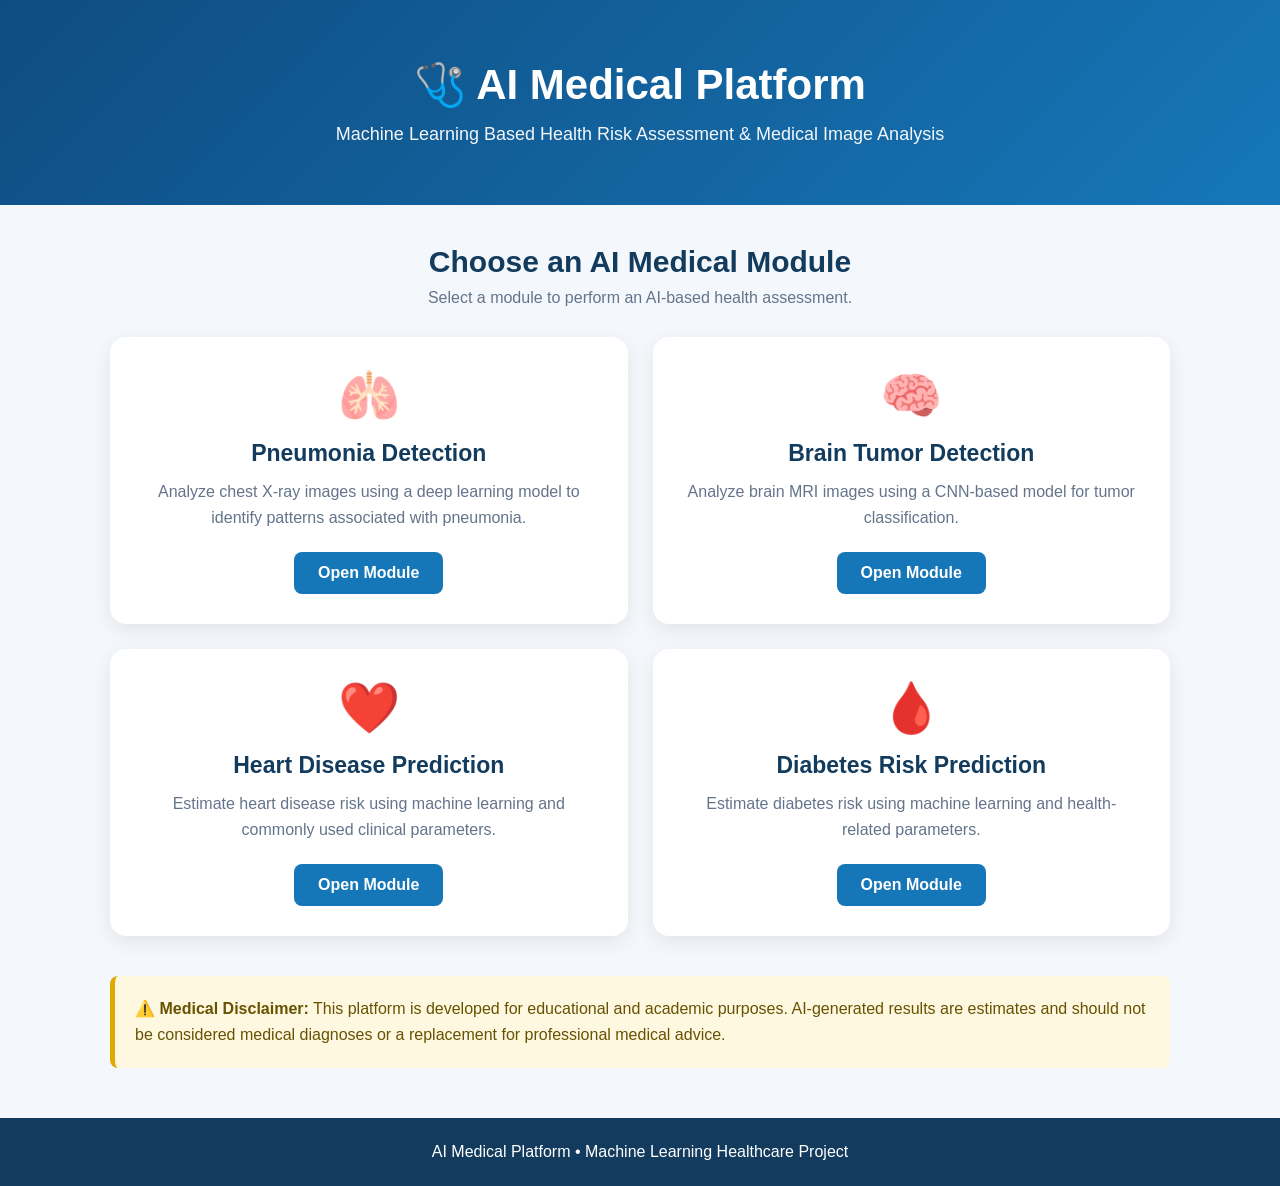
<file: index.html>
<!DOCTYPE html>
<html lang="en">
<head>
    <meta charset="UTF-8">
    <meta name="viewport" content="width=device-width, initial-scale=1.0">

    <title>AI Medical Platform</title>

    <style>
        * {
            box-sizing: border-box;
            margin: 0;
            padding: 0;
        }

        body {
            font-family: Arial, sans-serif;
            background: #f4f8fc;
            color: #1f2937;
        }

        .hero {
            background: linear-gradient(135deg, #0f4c81, #1677b8);
            color: white;
            text-align: center;
            padding: 60px 20px;
        }

        .hero h1 {
            font-size: 42px;
            margin-bottom: 15px;
        }

        .hero p {
            font-size: 18px;
            opacity: 0.95;
        }

        .container {
            max-width: 1100px;
            margin: 40px auto;
            padding: 0 20px;
        }

        .section-title {
            text-align: center;
            margin-bottom: 30px;
        }

        .section-title h2 {
            font-size: 30px;
            color: #123b5d;
            margin-bottom: 10px;
        }

        .section-title p {
            color: #64748b;
        }

        .cards {
            display: grid;
            grid-template-columns: repeat(2, 1fr);
            gap: 25px;
        }

        .card {
            background: white;
            border-radius: 16px;
            padding: 30px;
            box-shadow: 0 6px 20px rgba(0, 0, 0, 0.08);
            text-align: center;
            transition: transform 0.2s ease, box-shadow 0.2s ease;
        }

        .card:hover {
            transform: translateY(-5px);
            box-shadow: 0 10px 25px rgba(0, 0, 0, 0.12);
        }

        .icon {
            font-size: 50px;
            margin-bottom: 15px;
        }

        .card h3 {
            font-size: 23px;
            color: #123b5d;
            margin-bottom: 12px;
        }

        .card p {
            color: #64748b;
            line-height: 1.6;
            margin-bottom: 22px;
        }

        .btn {
            display: inline-block;
            text-decoration: none;
            background: #1677b8;
            color: white;
            padding: 12px 24px;
            border-radius: 8px;
            font-weight: bold;
        }

        .btn:hover {
            background: #0f4c81;
        }

        .disclaimer {
            margin-top: 40px;
            padding: 20px;
            background: #fff8e1;
            border-left: 5px solid #e0a800;
            border-radius: 8px;
            color: #665200;
            line-height: 1.6;
        }

        footer {
            margin-top: 50px;
            background: #123b5d;
            color: white;
            text-align: center;
            padding: 25px;
        }

        @media (max-width: 750px) {
            .cards {
                grid-template-columns: 1fr;
            }

            .hero h1 {
                font-size: 32px;
            }
        }
    </style>
</head>

<body>

    <section class="hero">
        <h1>🩺 AI Medical Platform</h1>
        <p>Machine Learning Based Health Risk Assessment & Medical Image Analysis</p>
    </section>

    <main class="container">

        <div class="section-title">
            <h2>Choose an AI Medical Module</h2>
            <p>Select a module to perform an AI-based health assessment.</p>
        </div>

        <div class="cards">

            <div class="card">
                <div class="icon">🫁</div>
                <h3>Pneumonia Detection</h3>
                <p>
                    Analyze chest X-ray images using a deep learning model
                    to identify patterns associated with pneumonia.
                </p>
                <a href="/pneumonia" class="btn">Open Module</a>
            </div>

            <div class="card">
                <div class="icon">🧠</div>
                <h3>Brain Tumor Detection</h3>
                <p>
                    Analyze brain MRI images using a CNN-based model
                    for tumor classification.
                </p>
                <a href="/brain" class="btn">Open Module</a>
            </div>

            <div class="card">
                <div class="icon">❤️</div>
                <h3>Heart Disease Prediction</h3>
                <p>
                    Estimate heart disease risk using machine learning
                    and commonly used clinical parameters.
                </p>
                <a href="/heart" class="btn">Open Module</a>
            </div>

            <div class="card">
                <div class="icon">🩸</div>
                <h3>Diabetes Risk Prediction</h3>
                <p>
                    Estimate diabetes risk using machine learning
                    and health-related parameters.
                </p>
               <a href="/diabetes" class="btn">Open Module</a>
            </div>

        </div>

        <div class="disclaimer">
            <strong>⚠️ Medical Disclaimer:</strong>
            This platform is developed for educational and academic purposes.
            AI-generated results are estimates and should not be considered
            medical diagnoses or a replacement for professional medical advice.
        </div>

    </main>

    <footer>
        AI Medical Platform • Machine Learning Healthcare Project
    </footer>

</body>
</html>
</file>
